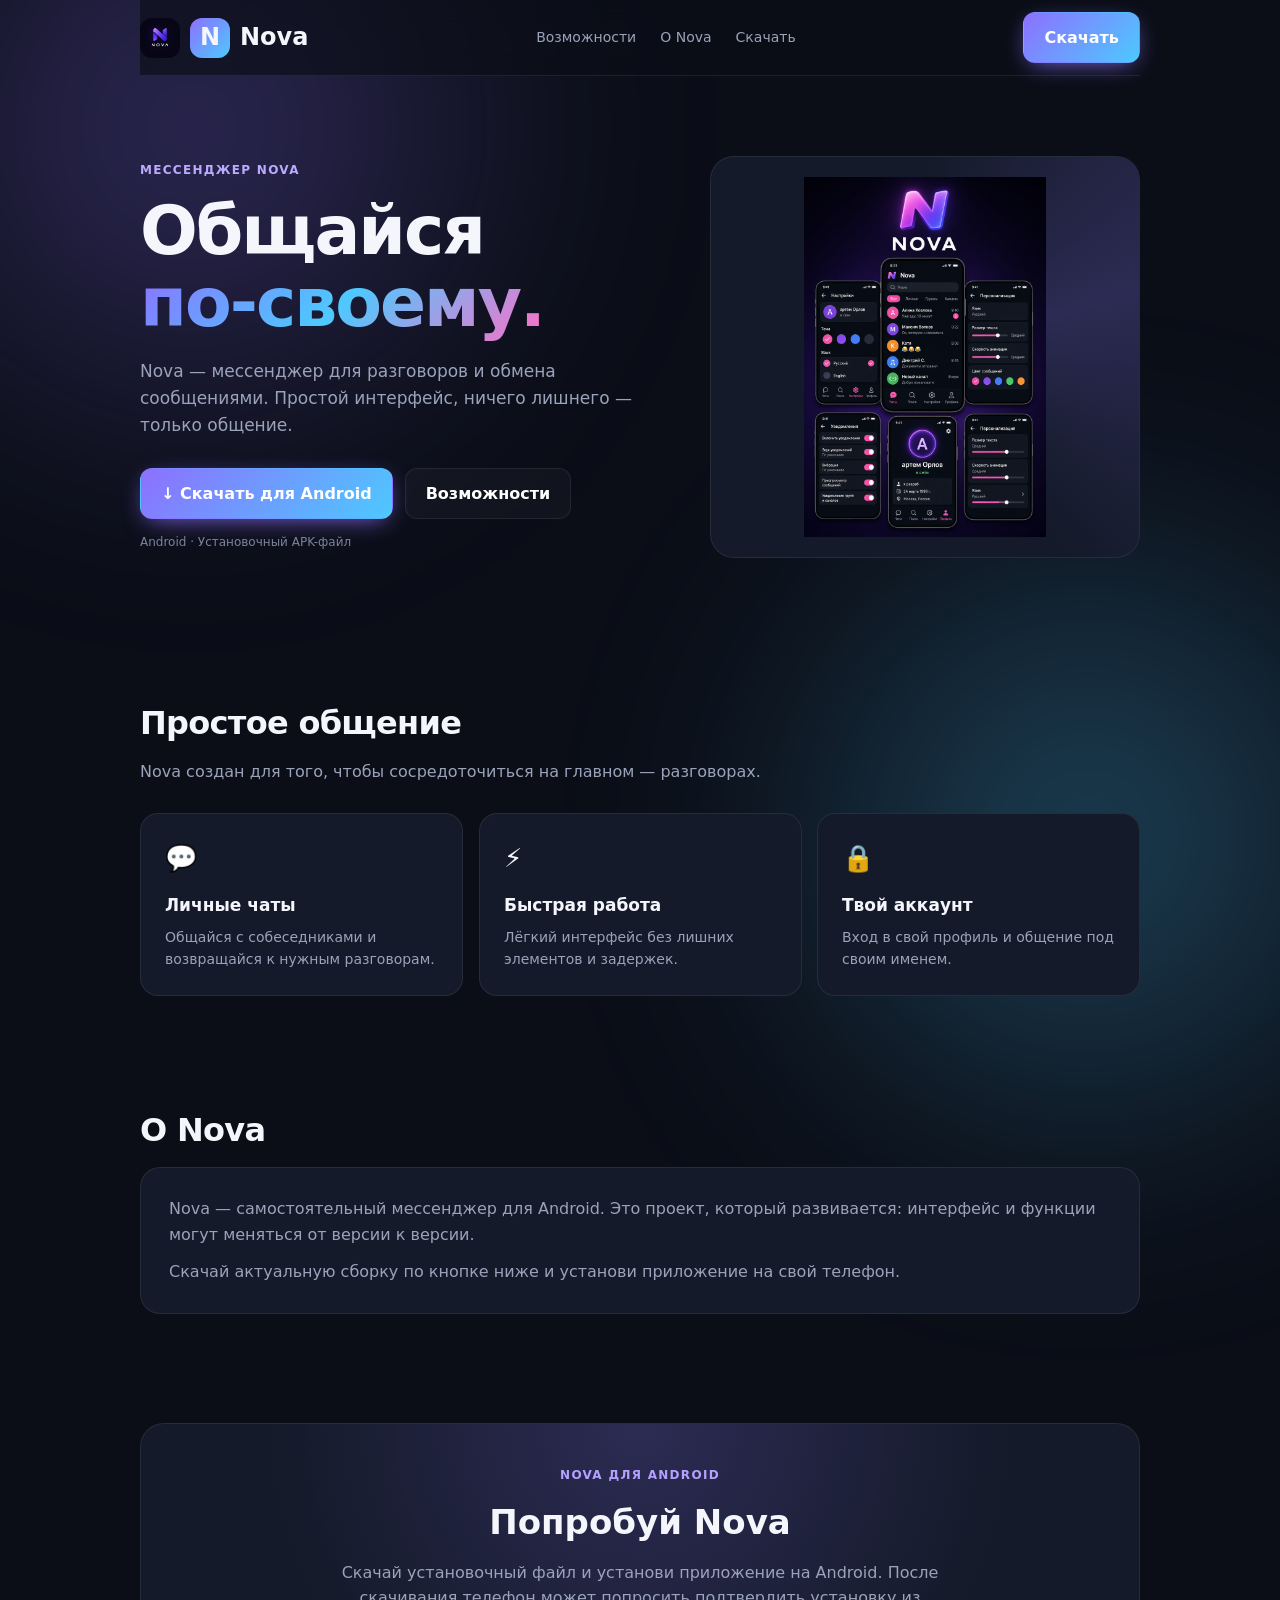
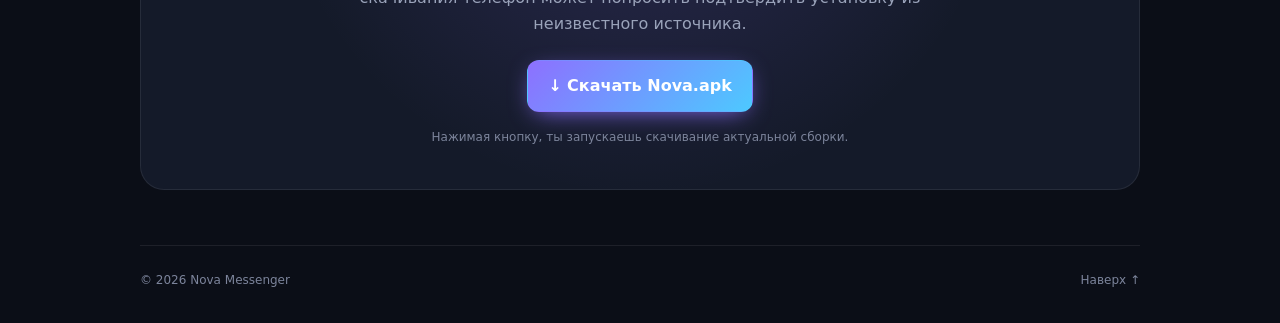
<file: index.html>
<!DOCTYPE html>
<html lang="ru">
<head>
<meta charset="UTF-8">
<meta name="viewport" content="width=device-width, initial-scale=1">
<meta name="theme-color" content="#0b0e17">
<meta name="description" content="Nova — мессенджер для общения.">
<title>Nova — мессенджер</title>

<style>
:root {
  --bg: #0b0e17;
  --card: #141a29;
  --text: #f5f6fc;
  --muted: #9aa3ba;
  --accent1: #8d70ff;
  --accent2: #4dc9ff;
  --accent3: #ff6ec7;
  --border: #ffffff14;
}

* { box-sizing: border-box; margin: 0; padding: 0; }

html { scroll-behavior: smooth; }

body {
  background: var(--bg);
  color: var(--text);
  font-family: system-ui, -apple-system, "Segoe UI", Arial, sans-serif;
  line-height: 1.6;
  overflow-x: hidden;
  position: relative;
}

/* Плавающие градиентные пятна на фоне */
body::before,
body::after {
  content: "";
  position: fixed;
  width: 60vmax;
  height: 60vmax;
  border-radius: 50%;
  filter: blur(120px);
  opacity: .35;
  z-index: -1;
  pointer-events: none;
}
body::before {
  background: radial-gradient(circle, var(--accent1), transparent 70%);
  top: -20vmax;
  left: -15vmax;
  animation: float1 18s ease-in-out infinite;
}
body::after {
  background: radial-gradient(circle, var(--accent2), transparent 70%);
  bottom: -25vmax;
  right: -15vmax;
  animation: float2 22s ease-in-out infinite;
}
@keyframes float1 {
  0%,100% { transform: translate(0,0) scale(1); }
  50% { transform: translate(6vmax,4vmax) scale(1.15); }
}
@keyframes float2 {
  0%,100% { transform: translate(0,0) scale(1); }
  50% { transform: translate(-6vmax,-5vmax) scale(1.2); }
}

a { color: inherit; text-decoration: none; }

.container {
  width: min(1000px, calc(100% - 36px));
  margin: auto;
}

/* Шапка */
header {
  min-height: 76px;
  display: flex;
  align-items: center;
  justify-content: space-between;
  gap: 20px;
  border-bottom: 1px solid var(--border);
  position: sticky;
  top: 0;
  z-index: 10;
  backdrop-filter: blur(12px);
  background: #0b0e17aa;
}

.brand {
  display: flex;
  align-items: center;
  gap: 10px;
  font-size: 24px;
  font-weight: 800;
}
.brand img {
  width: 40px; height: 40px;
  object-fit: contain;
  border-radius: 12px;
}
.brand-fallback {
  width: 40px; height: 40px;
  display: grid; place-items: center;
  border-radius: 12px;
  background: linear-gradient(135deg, var(--accent1), var(--accent2));
  font-weight: 900;
}

nav {
  display: flex;
  gap: 24px;
  color: var(--muted);
  font-size: 14px;
}
nav a { transition: color .2s; }
nav a:hover { color: #fff; }

/* Кнопки */
.button {
  min-height: 46px;
  display: inline-flex;
  align-items: center;
  justify-content: center;
  gap: 8px;
  padding: 12px 20px;
  border: 1px solid var(--border);
  border-radius: 12px;
  background: #ffffff08;
  color: white;
  font: inherit;
  font-weight: 700;
  cursor: pointer;
  transition: transform .2s, background .2s, border-color .2s, box-shadow .2s;
}
.button:hover {
  border-color: #8d70ff99;
  transform: translateY(-2px);
}
.button:active { transform: translateY(0); }

.button-primary {
  background: linear-gradient(135deg, var(--accent1), var(--accent2));
  border-color: transparent;
  box-shadow: 0 6px 24px -8px var(--accent1);
}
.button-primary:hover {
  box-shadow: 0 10px 32px -8px var(--accent1);
}

/* Первый экран */
.hero {
  display: grid;
  grid-template-columns: 1.1fr .9fr;
  align-items: center;
  gap: 45px;
  padding: 80px 0 85px;
}

.label {
  color: #bcaaff;
  font-size: 12px;
  font-weight: 800;
  letter-spacing: 1.3px;
}

h1 {
  margin: 15px 0 20px;
  font-size: clamp(43px, 6vw, 68px);
  line-height: 1.05;
  letter-spacing: -2px;
}

.gradient-text {
  background: linear-gradient(135deg, var(--accent1), var(--accent2) 50%, var(--accent3));
  -webkit-background-clip: text;
  background-clip: text;
  color: transparent;
}

.intro {
  max-width: 520px;
  color: var(--muted);
  font-size: 17px;
}

.actions {
  display: flex;
  flex-wrap: wrap;
  gap: 12px;
  margin-top: 28px;
}

.hint {
  margin-top: 14px;
  color: #7c849b;
  font-size: 12px;
}

/* Арт */
.app-art {
  min-height: 320px;
  display: grid;
  place-items: center;
  padding: 20px;
  border: 1px solid var(--border);
  border-radius: 24px;
  background: var(--card);
  position: relative;
  overflow: hidden;
  transition: transform .3s, box-shadow .3s;
}
.app-art:hover {
  transform: translateY(-4px);
  box-shadow: 0 20px 50px -20px #000;
}
.app-art::before {
  content: "";
  position: absolute;
  inset: -40%;
  background: conic-gradient(from 0deg, transparent, #8d70ff33, transparent 40%);
  animation: spin 12s linear infinite;
}
@keyframes spin { to { transform: rotate(360deg); } }

.app-art img {
  position: relative;
  display: block;
  width: 100%;
  max-width: 320px;
  max-height: 360px;
  object-fit: contain;
  border-radius: 14px;
  z-index: 1;
}

.image-placeholder {
  position: relative;
  z-index: 1;
  text-align: center;
  color: var(--muted);
  padding: 25px;
}
.image-placeholder strong {
  display: block;
  color: white;
  font-size: 18px;
  margin-bottom: 8px;
}

/* Секции */
section { padding: 55px 0; }

.section-title {
  margin-bottom: 10px;
  font-size: 32px;
  letter-spacing: -.7px;
}

.section-intro {
  max-width: 650px;
  margin-bottom: 28px;
  color: var(--muted);
}

/* Карточки */
.features {
  display: grid;
  grid-template-columns: repeat(3, 1fr);
  gap: 16px;
}

.feature {
  padding: 24px;
  border: 1px solid var(--border);
  border-radius: 18px;
  background: var(--card);
  transition: transform .3s, border-color .3s, box-shadow .3s;
  position: relative;
  overflow: hidden;
}
.feature::before {
  content: "";
  position: absolute;
  inset: 0;
  background: linear-gradient(135deg, #8d70ff22, transparent 60%);
  opacity: 0;
  transition: opacity .3s;
}
.feature:hover {
  transform: translateY(-4px);
  border-color: #8d70ff66;
  box-shadow: 0 16px 40px -20px var(--accent1);
}
.feature:hover::before { opacity: 1; }

.feature-icon {
  font-size: 26px;
  margin-bottom: 12px;
}
.feature h3 {
  margin-bottom: 7px;
  font-size: 17px;
  position: relative;
}
.feature p {
  color: var(--muted);
  font-size: 14px;
  position: relative;
}

/* О приложении */
.about-box {
  padding: 28px;
  border: 1px solid var(--border);
  border-radius: 20px;
  background: var(--card);
}
.about-box p { color: var(--muted); }
.about-box p + p { margin-top: 12px; }

/* Скачать */
.download {
  padding: 42px 24px;
  border: 1px solid var(--border);
  border-radius: 24px;
  background: var(--card);
  text-align: center;
  position: relative;
  overflow: hidden;
}
.download::before {
  content: "";
  position: absolute;
  inset: 0;
  background: radial-gradient(circle at 50% 0%, #8d70ff33, transparent 60%);
  pointer-events: none;
}
.download h2 {
  margin: 10px 0;
  font-size: 34px;
  position: relative;
}
.download p {
  max-width: 600px;
  margin: 0 auto 24px;
  color: var(--muted);
  position: relative;
}
.download .actions {
  justify-content: center;
  margin-top: 0;
  position: relative;
}
.download-note {
  margin-top: 16px;
  color: #7c849b;
  font-size: 12px;
  position: relative;
}

/* Анимация появления при скролле */
.reveal {
  opacity: 0;
  transform: translateY(28px);
  transition: opacity .7s cubic-bezier(.2,.7,.3,1), transform .7s cubic-bezier(.2,.7,.3,1);
  will-change: opacity, transform;
}
.reveal.visible {
  opacity: 1;
  transform: none;
}

/* Подвал */
footer {
  display: flex;
  justify-content: space-between;
  flex-wrap: wrap;
  gap: 12px;
  margin-top: 45px;
  padding: 25px 0 32px;
  border-top: 1px solid var(--border);
  color: #7c849b;
  font-size: 12px;
}

/* Телефоны */
@media (max-width: 760px) {
  nav { display: none; }
  .hero {
    grid-template-columns: 1fr;
    gap: 30px;
    padding: 52px 0 60px;
  }
  .app-art { min-height: 250px; }
  .app-art img { max-height: 280px; }
  .features { grid-template-columns: 1fr; }
  section { padding: 38px 0; }
  .download h2 { font-size: 28px; }
}

@media (max-width: 430px) {
  .container { width: calc(100% - 28px); }
  header { min-height: 68px; }
  .brand { font-size: 21px; }
  .actions .button { width: 100%; }
  h1 { letter-spacing: -1.5px; }
}

/* Уважение к настройке «меньше движения» */
@media (prefers-reduced-motion: reduce) {
  html { scroll-behavior: auto; }
  *, *::before, *::after {
    animation: none !important;
    transition: none !important;
  }
  .reveal { opacity: 1; transform: none; }
}
</style>
</head>

<body>

<header class="container">
  <a class="brand" href="#top">
    <img src="nova-logo.png" alt=""
         onerror="this.hidden=true;this.nextElementSibling.hidden=false">
    <span class="brand-fallback" hidden>N</span>
    <span>Nova</span>
  </a>

  <nav>
    <a href="#features">Возможности</a>
    <a href="#about">О Nova</a>
    <a href="#download">Скачать</a>
  </nav>

  <a class="button button-primary" href="#download">Скачать</a>
</header>

<main id="top">

  <section class="container hero">
    <div class="reveal">
      <div class="label">МЕССЕНДЖЕР NOVA</div>

      <h1>
        Общайся<br>
        <span class="gradient-text">по-своему.</span>
      </h1>

      <p class="intro">
        Nova — мессенджер для разговоров и обмена сообщениями.
        Простой интерфейс, ничего лишнего — только общение.
      </p>

      <div class="actions">
        <a class="button button-primary" id="downloadBtn" href="#download">
          ↓ Скачать для Android
        </a>
        <a class="button" href="#features">Возможности</a>
      </div>

      <p class="hint">Android · Установочный APK-файл</p>
    </div>

    <div class="app-art reveal">
      <img src="nova-preview.jpg" alt="Скриншот приложения Nova"
           onerror="this.hidden=true;document.getElementById('previewPlaceholder').hidden=false">
      <div class="image-placeholder" id="previewPlaceholder" hidden>
        <strong>Скриншот Nova</strong>
        Добавь изображение рядом с index.html и назови его nova-preview.jpg.
      </div>
    </div>
  </section>

  <section class="container" id="features">
    <h2 class="section-title reveal">Простое общение</h2>
    <p class="section-intro reveal">
      Nova создан для того, чтобы сосредоточиться на главном — разговорах.
    </p>

    <div class="features">
      <article class="feature reveal">
        <div class="feature-icon">💬</div>
        <h3>Личные чаты</h3>
        <p>Общайся с собеседниками и возвращайся к нужным разговорам.</p>
      </article>

      <article class="feature reveal">
        <div class="feature-icon">⚡</div>
        <h3>Быстрая работа</h3>
        <p>Лёгкий интерфейс без лишних элементов и задержек.</p>
      </article>

      <article class="feature reveal">
        <div class="feature-icon">🔒</div>
        <h3>Твой аккаунт</h3>
        <p>Вход в свой профиль и общение под своим именем.</p>
      </article>
    </div>
  </section>

  <section class="container" id="about">
    <h2 class="section-title reveal">О Nova</h2>

    <div class="about-box reveal">
      <p>
        Nova — самостоятельный мессенджер для Android. Это проект,
        который развивается: интерфейс и функции могут меняться
        от версии к версии.
      </p>
      <p>
        Скачай актуальную сборку по кнопке ниже и установи приложение
        на свой телефон.
      </p>
    </div>
  </section>

  <section class="container" id="download">
    <div class="download reveal">
      <div class="label">NOVA ДЛЯ ANDROID</div>

      <h2>Попробуй Nova</h2>

      <p>
        Скачай установочный файл и установи приложение на Android.
        После скачивания телефон может попросить подтвердить установку
        из неизвестного источника.
      </p>

      <div class="actions">
        <a class="button button-primary" id="downloadBtn2" href="#">
          ↓ Скачать Nova.apk
        </a>
      </div>

      <div class="download-note">
        Нажимая кнопку, ты запускаешь скачивание актуальной сборки.
      </div>
    </div>
  </section>

</main>

<footer class="container">
  <span>© <span id="year"></span> Nova Messenger</span>
  <a href="#top">Наверх ↑</a>
</footer>

<script>
  // Год в подвале
  document.getElementById("year").textContent = new Date().getFullYear();

  // Появление секций при скролле
  const revealEls = document.querySelectorAll(".reveal");
  if ("IntersectionObserver" in window) {
    const io = new IntersectionObserver((entries) => {
      entries.forEach((entry) => {
        if (entry.isIntersecting) {
          entry.target.classList.add("visible");
          io.unobserve(entry.target);
        }
      });
    }, { threshold: 0.12 });
    revealEls.forEach((el) => io.observe(el));
  } else {
    revealEls.forEach((el) => el.classList.add("visible"));
  }

  // Кнопка скачивания: получаем свежую прямую ссылку с Яндекс.Диска
  const PUBLIC_KEY = "https://disk.yandex.ru/d/tp5hohqOp2XnUQ";

  async function startDownload(btn) {
    const original = btn.textContent;
    btn.textContent = "Готовим ссылку…";
    btn.style.pointerEvents = "none";

    try {
      const res = await fetch(
        "https://cloud-api.yandex.net/v1/disk/public/resources/download?public_key=" +
        encodeURIComponent(PUBLIC_KEY)
      );
      const data = await res.json();
      if (!data.href) throw new Error("Нет ссылки");

      // Запускаем скачивание
      const a = document.createElement("a");
      a.href = data.href;
      a.download = "Nova.apk";
      document.body.appendChild(a);
      a.click();
      a.remove();
    } catch (err) {
      alert("Не удалось получить ссылку на скачивание. Попробуй позже.");
    } finally {
      btn.textContent = original;
      btn.style.pointerEvents = "";
    }
  }

  ["downloadBtn", "downloadBtn2"].forEach((id) => {
    const btn = document.getElementById(id);
    if (!btn) return;
    btn.addEventListener("click", (e) => {
      // Верхняя кнопка ведёт к секции скачивания, нижняя — сразу качает
      if (id === "downloadBtn") return;
      e.preventDefault();
      startDownload(btn);
    });
  });
</script>

</body>
</html>
</file>
